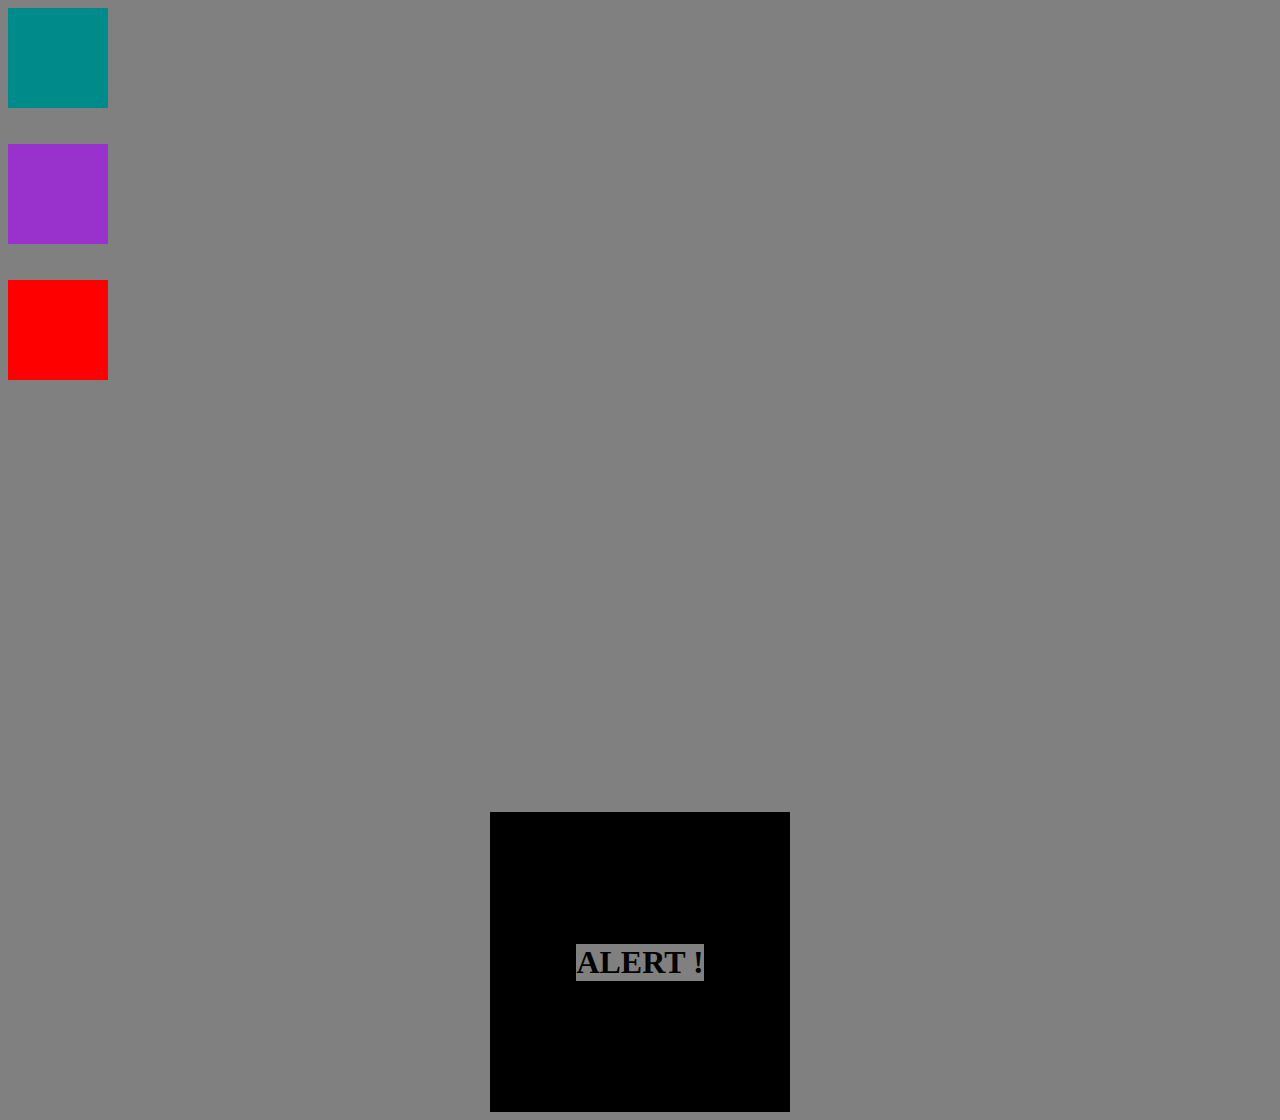
<file: Index.html>
<!DOCTYPE html>
<html lang="en">

<head>
    <meta charset="UTF-8">
    <meta http-equiv="X-UA-Compatible" content="IE=edge">
    <meta name="viewport" content="width=device-width, initial-scale=1.0">
    <title>Learning Web Animation API!</title>
    <link rel="stylesheet" href="Index.css">
</head>

<body>
    <div id="box"></div>
    <br><br>
    <div id="box2"></div>
    <br><br>
    <div id="box3"></div>
    <br><br>
    <br><br>
    <br><br>
    <br><br>
    <br><br>
    <br><br>
    <br><br>
    <br><br>
    <br><br>
    <br><br>
    <br><br>
    <br><br>
    <div id="box4">
        <h1>Alert !</h1>
    </div>
</body>
<script src="App.js"></script>

</html>
</file>
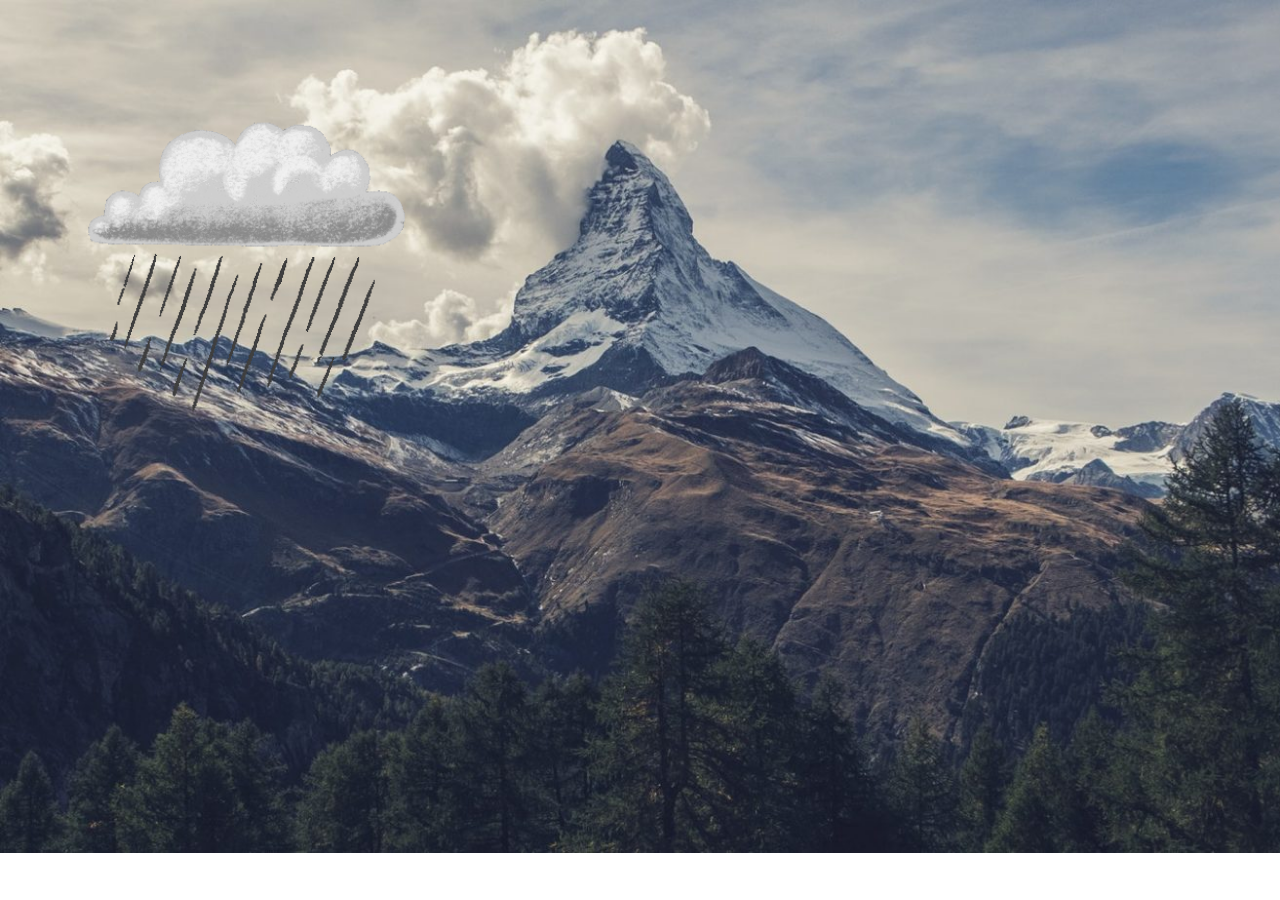
<file: Animate.html>
<!DOCTYPE html>
<html lang="en">

<head>
    <meta charset="UTF-8">
    <meta http-equiv="X-UA-Compatible" content="IE=edge">
    <meta name="viewport" content="width=device-width, initial-scale=1.0">
    <title>Learning Web Animation API!</title>
    <link rel="stylesheet" href="Animate.css">
</head>

<body>
    <img src="./Images/Cloud.gif" id="Cloud" width="500px" />
</body>
<script src="Animate.js"></script>

</html>
</file>
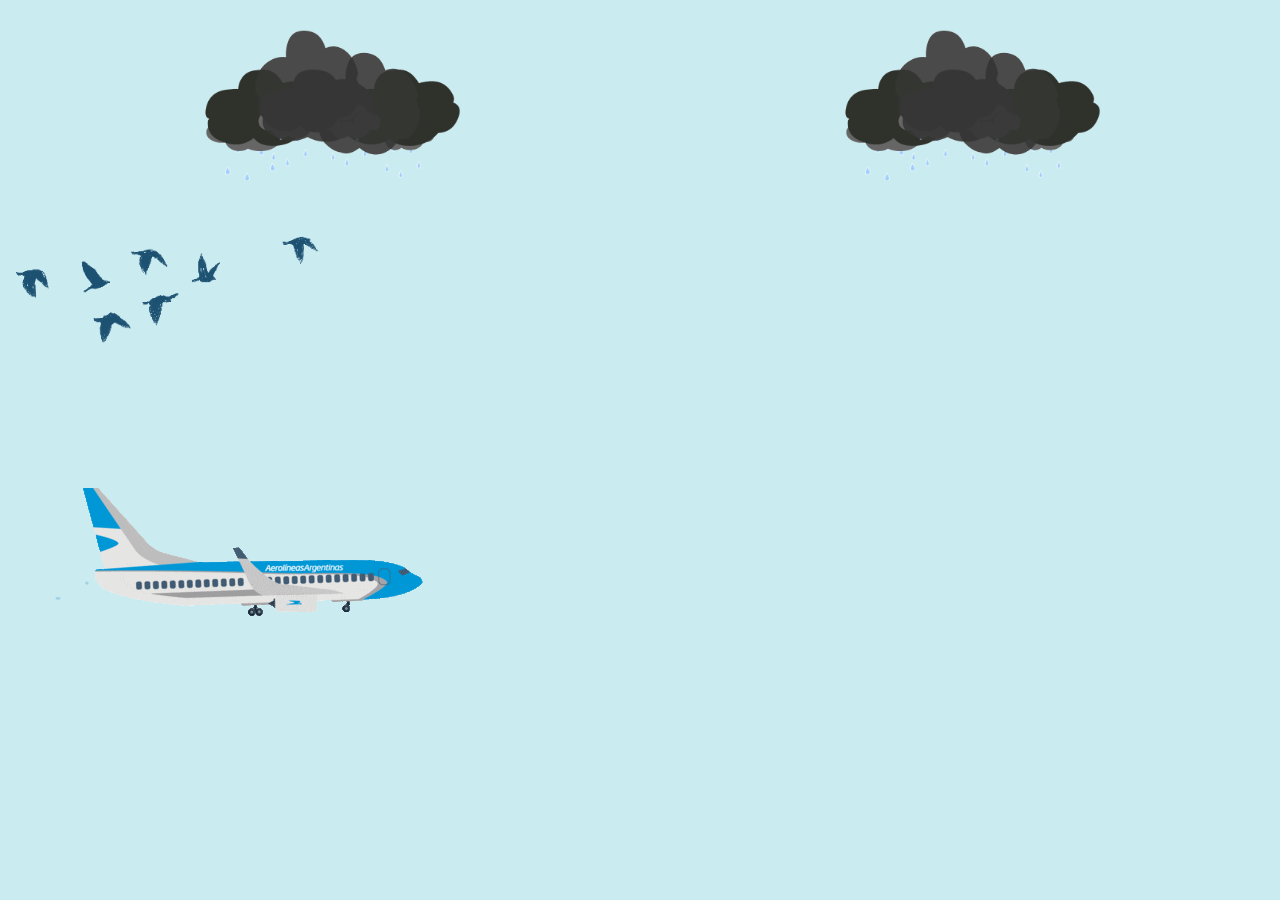
<file: Sky.html>
<!DOCTYPE html>
<html lang="en">

<head>
    <meta charset="UTF-8">
    <meta http-equiv="X-UA-Compatible" content="IE=edge">
    <meta name="viewport" content="width=device-width, initial-scale=1.0">
    <title>Learning Web Animation API!</title>
    <link rel="stylesheet" href="Sky.css">
</head>

<body>
    <div id="main">
        <div id="cloud">
            <div id="clouds">
                <img src="./Images/Dark Cloud.gif" width="28%">
                <img src="./Images/Dark Cloud.gif" width="28%">
            </div>
            <img src="./Images/Birds.gif" width="25%" id="birds">
        </div>
        <div id="plane">
            <img src="./Images/Plane.gif" class="plane">
        </div>
    </div>
</body>
<script src="Sky.js"></script>

</html>
</file>
<file: Index.css>
* {
    box-sizing: border-box;
    background-color: gray;
}

#box {
    height: 100px;
    width: 100px;
    background-color: darkcyan;
}

#box2 {
    height: 100px;
    width: 100px;
    background-color: darkorchid;
}

#box3 {
    height: 100px;
    width: 100px;
    background-color: red;
}

#box4 {
    background-color: black !important;
    padding: auto !important;
    margin: auto !important;
    height: 300px;
    width: 300px;
    display: flex;
    justify-content: center;
    align-items: center;
    text-transform: uppercase;
}
</file>
<file: Sky.css>
* {
    padding: 0%;
    margin: 0%;
    background-color: rgb(202, 236, 241);
}

#clouds {
    display: flex;
    justify-content: space-around;
}
</file>
